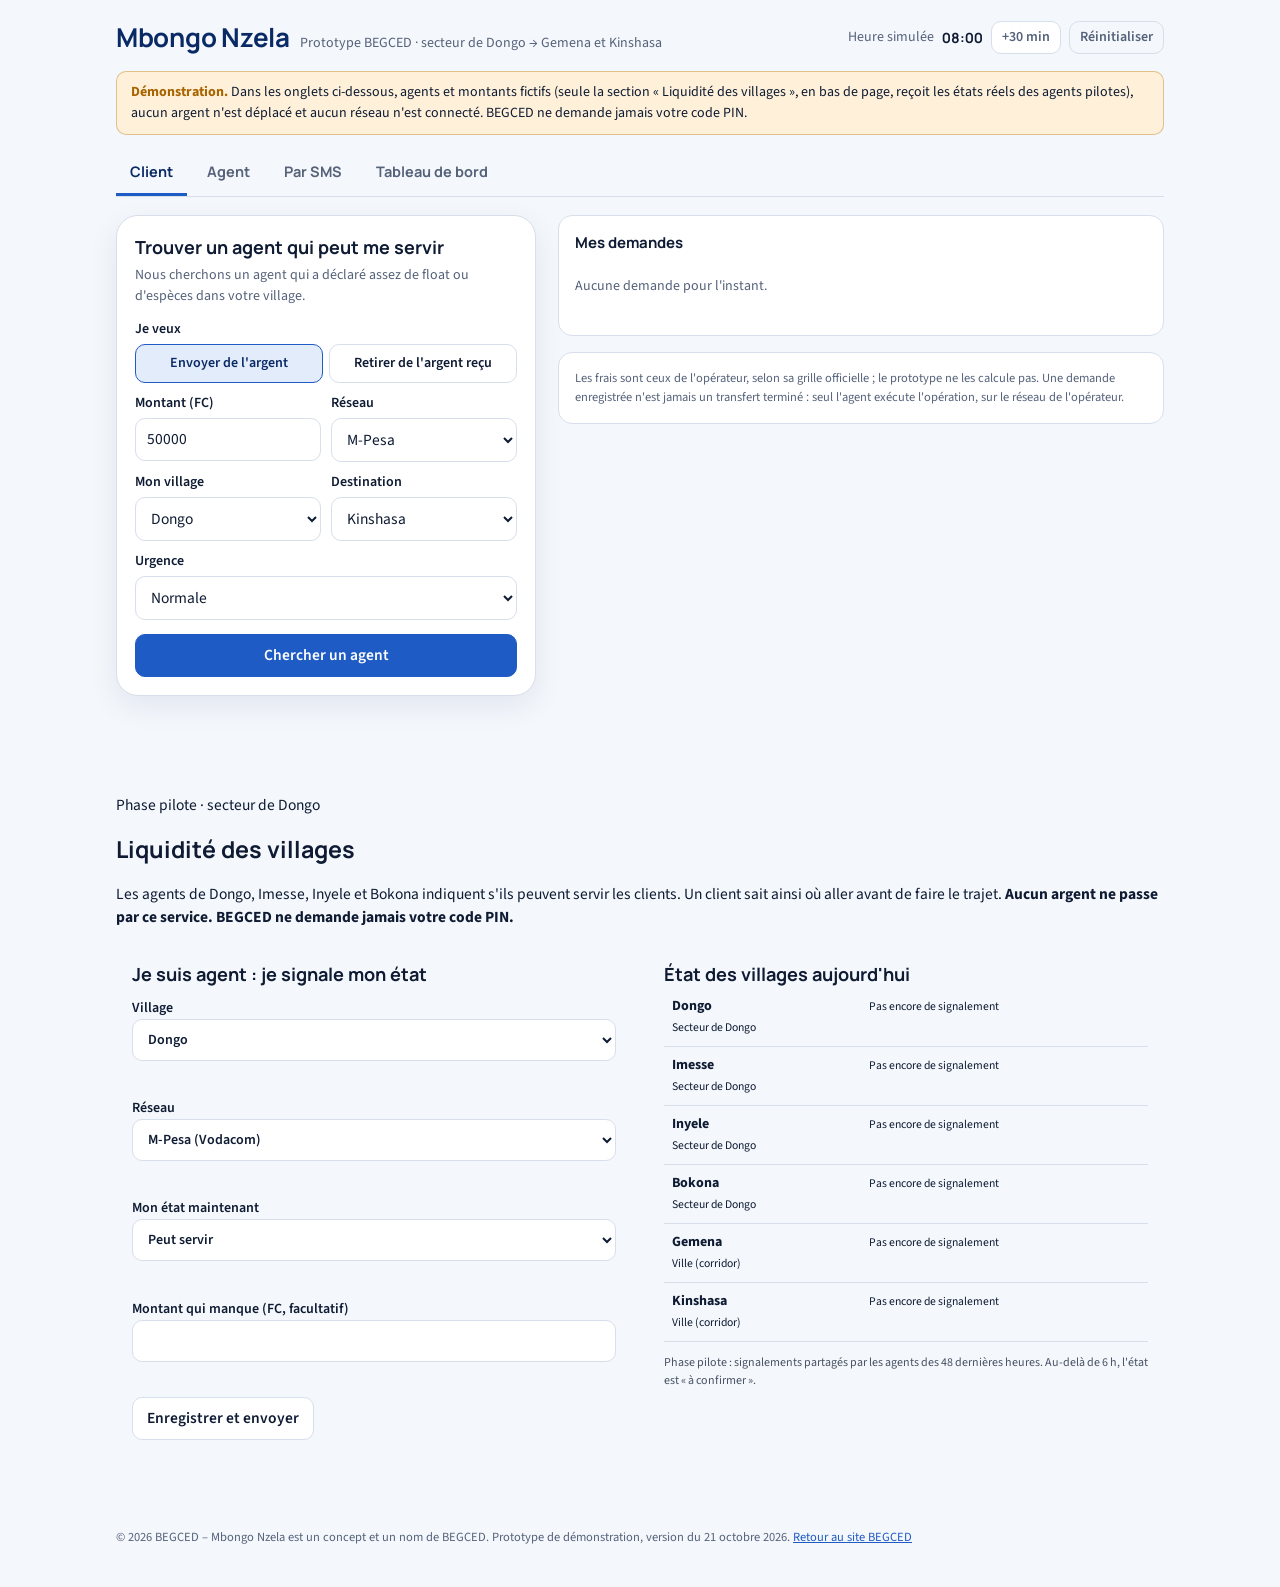
<file: overrides/mbongo-nzela.html>
<!doctype html>
<html lang="fr">
<head>
<meta charset="utf-8">
<meta name="viewport" content="width=device-width, initial-scale=1, viewport-fit=cover">
<title>Mbongo Nzela – prototype | BEGCED</title>
<meta name="description" content="Prototype de démonstration Mbongo Nzela de BEGCED : coordination des liquidités de monnaie mobile, secteur de Dongo (Sud-Ubangi). Données fictives.">
<meta name="theme-color" content="#0A2A66">
<link rel="icon" type="image/png" sizes="32x32" href="assets/img/logo/favicon-32.png">
</head>
<body>
<link rel="preconnect" href="https://fonts.googleapis.com">
<link rel="preconnect" href="https://fonts.gstatic.com" crossorigin>
<link rel="stylesheet" href="https://fonts.googleapis.com/css2?family=Manrope:wght@600;700;800&family=Source+Sans+3:wght@400;600;700&display=swap">
<style>
/* Layout: barre d'en-tête BEGCED, onglets par rôle, écran « téléphone » pour client/agent/SMS, tableau de bord large. */
:root{
  --bg:#F4F7FB; --surface:#FFFFFF; --surface-2:#EEF3FA; --line:#D7DFEA;
  --ink:#0E1B33; --muted:#55627A; --navy:#0A2A66; --accent:#1F5BC4; --accent-soft:#E3ECFB;
  --green:#2E8A22; --green-soft:#E6F4E1; --amber:#A86400; --amber-soft:#FFF1D9; --red:#B3261E; --red-soft:#FDE7E5;
  --gray-soft:#EEF0F3; --on-accent:#FFFFFF;
  --f-head:"Manrope","Segoe UI",system-ui,sans-serif; --f-body:"Source Sans 3","Segoe UI",system-ui,sans-serif;
}
@media (prefers-color-scheme:dark){:root:not([data-theme="light"]){
  --bg:#0B1220; --surface:#121B2E; --surface-2:#18233A; --line:#2A3752;
  --ink:#E8EEF8; --muted:#A5B1C6; --navy:#9DBBF2; --accent:#7EA8F0; --accent-soft:#1C2C4C;
  --green:#7CCB6A; --green-soft:#17301A; --amber:#F2B45A; --amber-soft:#3A2A10; --red:#F28B82; --red-soft:#3D1A18;
  --gray-soft:#1D2638; --on-accent:#0B1220; color-scheme:dark}}
:root[data-theme="dark"]{
  --bg:#0B1220; --surface:#121B2E; --surface-2:#18233A; --line:#2A3752;
  --ink:#E8EEF8; --muted:#A5B1C6; --navy:#9DBBF2; --accent:#7EA8F0; --accent-soft:#1C2C4C;
  --green:#7CCB6A; --green-soft:#17301A; --amber:#F2B45A; --amber-soft:#3A2A10; --red:#F28B82; --red-soft:#3D1A18;
  --gray-soft:#1D2638; --on-accent:#0B1220; color-scheme:dark}
*{box-sizing:border-box}
body{background:var(--bg);color:var(--ink);font-family:var(--f-body);font-size:15.5px;line-height:1.5;margin:0}
.wrap{max-width:1080px;margin:0 auto;padding-left:max(16px,env(safe-area-inset-left,0px));padding-right:max(16px,env(safe-area-inset-right,0px));padding-block:18px 40px}
h1,h2,h3{font-family:var(--f-head);margin:0;text-wrap:balance}
button,input,select{font:inherit;color:inherit}
:focus-visible{outline:3px solid var(--accent);outline-offset:2px;border-radius:6px}
.top{display:flex;flex-wrap:wrap;gap:12px 20px;align-items:center;justify-content:space-between}
.brand{display:flex;align-items:baseline;gap:10px;flex-wrap:wrap}
.brand h1{font-size:26px;color:var(--navy);letter-spacing:-.01em}
.brand span{color:var(--muted);font-size:14px}
.clock{display:flex;align-items:center;gap:8px;font-size:14px;color:var(--muted)}
.clock b{font-family:var(--f-head);color:var(--ink);font-variant-numeric:tabular-nums}
.notice{margin:14px 0 16px;padding:10px 14px;border-radius:10px;background:var(--amber-soft);color:var(--ink);border:1px solid color-mix(in srgb,var(--amber) 35%,transparent);font-size:14px}
.notice strong{color:var(--amber)}
.tabs{display:flex;gap:6px;flex-wrap:wrap;border-bottom:1px solid var(--line);margin-bottom:18px}
.tab{border:0;background:none;padding:10px 14px;font-family:var(--f-head);font-weight:700;font-size:14.5px;color:var(--muted);border-bottom:3px solid transparent;cursor:pointer}
.tab[aria-selected="true"]{color:var(--navy);border-bottom-color:var(--accent)}
.btn{display:inline-flex;align-items:center;justify-content:center;gap:6px;border-radius:10px;border:1px solid var(--line);background:var(--surface);padding:9px 14px;font-weight:600;cursor:pointer;min-height:40px}
.btn:hover{border-color:var(--accent)}
.btn.primary{background:var(--accent);border-color:var(--accent);color:var(--on-accent)}
.btn.ghost{background:transparent}
.btn.small{min-height:32px;padding:5px 10px;font-size:14px}
.btn.danger{color:var(--red);border-color:color-mix(in srgb,var(--red) 40%,transparent)}
.grid2{display:grid;grid-template-columns:minmax(0,420px) minmax(0,1fr);gap:22px;align-items:start}
@media(max-width:820px){.grid2{grid-template-columns:1fr}}
.phone{background:var(--surface);border:1px solid var(--line);border-radius:22px;padding:18px;box-shadow:0 10px 30px rgba(10,42,102,.08)}
.phone h2{font-size:18px;margin-bottom:4px}
.sub{color:var(--muted);font-size:14px;margin:0 0 12px}
.side{min-width:0}
.side h3{font-size:15px;margin-bottom:8px}
.panel{background:var(--surface);border:1px solid var(--line);border-radius:14px;padding:16px;margin-bottom:16px}
label{display:block;font-weight:600;font-size:14px;margin:10px 0 4px}
input,select{width:100%;padding:9px 11px;border:1.5px solid var(--line);border-radius:10px;background:var(--surface);min-height:42px}
.row{display:flex;gap:10px}
.row>*{flex:1;min-width:0}
.seg{display:flex;gap:6px;flex-wrap:wrap}
.seg button{flex:1;min-width:0;border:1.5px solid var(--line);background:var(--surface);border-radius:10px;padding:8px 6px;font-weight:600;font-size:14px;cursor:pointer}
.seg button[aria-pressed="true"]{border-color:var(--accent);background:var(--accent-soft);color:var(--navy)}
.agent-card{border:1px solid var(--line);border-radius:12px;padding:12px;margin-top:10px;display:grid;gap:6px}
.agent-card .name{font-family:var(--f-head);font-weight:700}
.meta{display:flex;flex-wrap:wrap;gap:6px 12px;font-size:13.5px;color:var(--muted)}
.pill{display:inline-flex;align-items:center;gap:5px;border-radius:999px;padding:2px 9px;font-size:12.5px;font-weight:700;white-space:nowrap}
.pill.ok{background:var(--green-soft);color:var(--green)}
.pill.low{background:var(--amber-soft);color:var(--amber)}
.pill.none{background:var(--red-soft);color:var(--red)}
.pill.stale{background:var(--gray-soft);color:var(--muted)}
.pill.info{background:var(--accent-soft);color:var(--navy)}
.status-line{display:flex;align-items:center;justify-content:space-between;gap:8px;flex-wrap:wrap}
.ref{font-family:var(--f-head);font-weight:800;letter-spacing:.04em}
.steps{list-style:none;padding:0;margin:8px 0 0;display:grid;gap:4px;font-size:13.5px}
.steps li{display:flex;gap:8px;color:var(--muted)}
.steps li.done{color:var(--ink)}
.steps li::before{content:"";flex:none;width:9px;height:9px;border-radius:50%;margin-top:6px;background:var(--line)}
.steps li.done::before{background:var(--accent)}
.empty{color:var(--muted);font-size:14px;padding:8px 0}
table{width:100%;border-collapse:collapse;font-size:14px}
th,td{text-align:left;padding:8px;border-bottom:1px solid var(--line);vertical-align:top}
th{font-family:var(--f-head);font-size:12.5px;text-transform:uppercase;letter-spacing:.05em;color:var(--muted)}
.tablewrap{overflow-x:auto}
.kpis{display:grid;grid-template-columns:repeat(4,minmax(0,1fr));gap:12px;margin-bottom:16px}
@media(max-width:700px){.kpis{grid-template-columns:repeat(2,minmax(0,1fr))}}
.kpi{background:var(--surface);border:1px solid var(--line);border-radius:12px;padding:12px}
.kpi b{display:block;font-family:var(--f-head);font-size:24px;font-variant-numeric:tabular-nums}
.kpi span{font-size:13px;color:var(--muted)}
.alert{display:flex;gap:10px;align-items:flex-start;padding:10px 12px;border-radius:10px;background:var(--red-soft);margin-bottom:8px;font-size:14px}
.alert.warn{background:var(--amber-soft)}
.alert b{font-family:var(--f-head)}
.sms{background:var(--surface-2);border-radius:14px;padding:12px;height:340px;overflow-y:auto;display:flex;flex-direction:column;gap:8px}
.bubble{max-width:85%;padding:8px 11px;border-radius:14px;font-size:14px;white-space:pre-line}
.bubble.me{align-self:flex-end;background:var(--accent);color:var(--on-accent);border-bottom-right-radius:4px}
.bubble.sys{align-self:flex-start;background:var(--surface);border:1px solid var(--line);border-bottom-left-radius:4px}
.codes{font-family:ui-monospace,Menlo,Consolas,monospace;font-size:13px}
.decl{display:grid;grid-template-columns:110px minmax(0,1fr);gap:8px;align-items:center;padding:8px 0;border-bottom:1px solid var(--line)}
.decl:last-child{border-bottom:0}
.decl .net{font-weight:700}
.tiny{font-size:12.5px;color:var(--muted)}
.hr{height:1px;background:var(--line);margin:12px 0}
.toast{position:fixed;left:50%;transform:translateX(-50%);bottom:calc(16px + env(safe-area-inset-bottom,0px));background:var(--navy);color:var(--bg);padding:10px 16px;border-radius:10px;font-weight:600;font-size:14px;max-width:calc(100% - 32px)}
@media (prefers-reduced-motion:no-preference){.btn,.tab,.seg button{transition:background .15s,border-color .15s,color .15s}}
</style>

<div class="wrap">
  <header class="top">
    <div class="brand"><h1>Mbongo Nzela</h1><span>Prototype BEGCED · secteur de Dongo → Gemena et Kinshasa</span></div>
    <div class="clock">Heure simulée <b id="clock">08:00</b>
      <button class="btn small" id="plus30" type="button">+30 min</button>
      <button class="btn small ghost" id="reset" type="button">Réinitialiser</button></div>
  </header>
  <p class="notice"><strong>Démonstration.</strong> Dans les onglets ci-dessous, agents et montants fictifs (seule la section « Liquidité des villages », en bas de page, reçoit les états réels des agents pilotes), aucun argent n'est déplacé et aucun réseau n'est connecté. BEGCED ne demande jamais votre code PIN.</p>

  <nav class="tabs" role="tablist" aria-label="Rôles">
    <button class="tab" role="tab" id="t-client" aria-selected="true" aria-controls="v-client">Client</button>
    <button class="tab" role="tab" id="t-agent" aria-selected="false" aria-controls="v-agent">Agent</button>
    <button class="tab" role="tab" id="t-sms" aria-selected="false" aria-controls="v-sms">Par SMS</button>
    <button class="tab" role="tab" id="t-dash" aria-selected="false" aria-controls="v-dash">Tableau de bord</button>
  </nav>

  <!-- CLIENT -->
  <section id="v-client" role="tabpanel" aria-labelledby="t-client">
    <div class="grid2">
      <div class="phone">
        <h2>Trouver un agent qui peut me servir</h2>
        <p class="sub">Nous cherchons un agent qui a déclaré assez de float ou d'espèces dans votre village.</p>
        <form id="req-form">
          <label>Je veux</label>
          <div class="seg" id="op-seg">
            <button type="button" data-op="envoi" aria-pressed="true">Envoyer de l'argent</button>
            <button type="button" data-op="retrait" aria-pressed="false">Retirer de l'argent reçu</button>
          </div>
          <div class="row">
            <div><label for="amount">Montant (FC)</label><input id="amount" type="number" min="1000" step="500" value="50000" inputmode="numeric"></div>
            <div><label for="network">Réseau</label><select id="network"></select></div>
          </div>
          <div class="row">
            <div><label for="village">Mon village</label><select id="village"></select></div>
            <div id="dest-wrap"><label for="dest">Destination</label><select id="dest"><option>Kinshasa</option><option>Gemena</option></select></div>
          </div>
          <label for="urgency">Urgence</label>
          <select id="urgency"><option value="normale">Normale</option><option value="urgente">Urgente</option><option value="medicale">Urgence médicale</option></select>
          <div style="margin-top:14px"><button class="btn primary" type="submit" style="width:100%">Chercher un agent</button></div>
        </form>
        <div id="results"></div>
      </div>
      <div class="side">
        <div class="panel">
          <h3>Mes demandes</h3>
          <div id="my-requests"><p class="empty">Aucune demande pour l'instant.</p></div>
        </div>
        <div class="panel tiny">
          Les frais sont ceux de l'opérateur, selon sa grille officielle ; le prototype ne les calcule pas. Une demande enregistrée n'est jamais un transfert terminé : seul l'agent exécute l'opération, sur le réseau de l'opérateur.
        </div>
      </div>
    </div>
  </section>

  <!-- AGENT -->
  <section id="v-agent" role="tabpanel" aria-labelledby="t-agent" hidden>
    <div class="grid2">
      <div class="phone">
        <label for="agent-pick" style="margin-top:0">Je suis l'agent</label>
        <select id="agent-pick"></select>
        <div class="hr"></div>
        <h2>Mes disponibilités</h2>
        <p class="sub">Indiquez une tranche, pas un montant exact. Une déclaration devient « à confirmer » après 2 h et disparaît après 4 h.</p>
        <div id="agent-decl"></div>
      </div>
      <div class="side">
        <div class="panel">
          <h3>Clients orientés vers moi</h3>
          <div id="agent-requests"></div>
        </div>
        <div class="panel" id="agent-stats"></div>
      </div>
    </div>
  </section>

  <!-- SMS -->
  <section id="v-sms" role="tabpanel" aria-labelledby="t-sms" hidden>
    <div class="grid2">
      <div class="phone">
        <h2>Simulateur SMS</h2>
        <p class="sub">Pour les téléphones simples. Écrivez un message comme si vous l'envoyiez au numéro du service.</p>
        <label for="sms-as" style="margin-top:0">J'écris en tant que</label>
        <select id="sms-as"></select>
        <div class="sms" id="sms-log" aria-live="polite" style="margin-top:10px"></div>
        <form id="sms-form" class="row" style="margin-top:10px">
          <input id="sms-input" autocomplete="off" placeholder="Ex. : FLOAT MPESA OK" aria-label="Message SMS">
          <button class="btn primary" type="submit" style="flex:0 0 auto">Envoyer</button>
        </form>
      </div>
      <div class="side">
        <div class="panel">
          <h3>Messages compris par le service</h3>
          <table class="codes">
            <tr><th>Message</th><th>Effet</th></tr>
            <tr><td>FLOAT MPESA OK</td><td>Agent : float M-Pesa supérieur à 200 000 FC</td></tr>
            <tr><td>FLOAT AIRTEL BAS</td><td>Agent : float Airtel inférieur à 50 000 FC</td></tr>
            <tr><td>FLOAT ORANGE ZERO</td><td>Agent : plus de float Orange</td></tr>
            <tr><td>CASH OK · CASH BAS · CASH ZERO</td><td>Agent : niveau d'espèces</td></tr>
            <tr><td>ENVOI 50000 MPESA</td><td>Client : chercher un agent pour envoyer</td></tr>
            <tr><td>RETRAIT 30000 AIRTEL</td><td>Client : chercher un agent pour retirer</td></tr>
            <tr><td>AIDE</td><td>Liste des commandes</td></tr>
          </table>
          <p class="tiny">Réseaux : MPESA, AIRTEL, ORANGE, AFRI. Le village est celui du numéro enregistré.</p>
        </div>
      </div>
    </div>
  </section>

  <!-- DASHBOARD -->
  <section id="v-dash" role="tabpanel" aria-labelledby="t-dash" hidden>
    <div class="kpis" id="kpis"></div>
    <div class="panel"><h3 style="margin-bottom:10px">Alertes de rupture</h3><div id="alerts"></div></div>
    <div class="panel">
      <h3 style="margin-bottom:10px">Disponibilités déclarées par village</h3>
      <div class="tablewrap"><table id="board"></table></div>
      <p class="tiny" style="margin-top:8px">Float = monnaie électronique de l'agent. Fiabilité = part des orientations confirmées comme exécutées.</p>
    </div>
  </section>
</div>
<div id="mn-liquidite"></div>
<footer class="wrap tiny" style="padding-top:0">© 2026 BEGCED – Mbongo Nzela est un concept et un nom de BEGCED. Prototype de démonstration, version du 21 octobre 2026. <a href='/' style='color:var(--accent)'>Retour au site BEGCED</a></footer>
<div class="toast" id="toast" hidden></div>

<script>
(function(){
"use strict";
const NETS={MPESA:"M-Pesa",AIRTEL:"Airtel Money",ORANGE:"Orange Money",AFRI:"Afrimoney"};
const VILLAGES=["Dongo","Imesse","Inyele","Bokona"];
const BANDS=[{k:0,t:"Aucun"},{k:1,t:"< 50 000 FC",max:50000},{k:2,t:"50 000 – 200 000 FC",max:200000},{k:3,t:"> 200 000 FC",max:Infinity}];
const FRESH=120, EXPIRE=240;
let S;

function seed(){
  // Données fictives de démonstration
  return {now:8*60, seq:1,
    agents:[
      {id:"A01",name:"Point Marché Dongo",village:"Dongo",phone:"+243 8xx xxx 101",ok:11,ko:1,
        d:{MPESA:{f:3,c:2,t:450},AIRTEL:{f:1,c:2,t:450}}},
      {id:"A02",name:"Point Port Dongo",village:"Dongo",phone:"+243 8xx xxx 102",ok:7,ko:1,
        d:{ORANGE:{f:2,c:1,t:430},MPESA:{f:1,c:1,t:300}}},
      {id:"A03",name:"Point Imesse Centre",village:"Imesse",phone:"+243 8xx xxx 103",ok:6,ko:2,
        d:{MPESA:{f:0,c:3,t:460},AIRTEL:{f:0,c:3,t:460}}},
      {id:"A04",name:"Point Inyele Carrefour",village:"Inyele",phone:"+243 8xx xxx 104",ok:9,ko:0,
        d:{AIRTEL:{f:2,c:2,t:440},MPESA:{f:1,c:2,t:440}}},
      {id:"A05",name:"Point Bokona Église",village:"Bokona",phone:"+243 8xx xxx 105",ok:4,ko:1,
        d:{MPESA:{f:2,c:1,t:330}}},
      {id:"A06",name:"Point Bokona École",village:"Bokona",phone:"+243 8xx xxx 106",ok:3,ko:3,
        d:{AFRI:{f:0,c:1,t:455},ORANGE:{f:1,c:1,t:455}}}
    ].map(a=>{Object.values(a.d).forEach(x=>x.t=x.t);return a;}),
    requests:[], alertsAck:{}, sms:[], smsAs:"A01"};
}
// t = minutes depuis minuit (08:00 = 480). Valeurs initiales relatives à 08:00.
function initTimes(st){st.agents.forEach(a=>Object.values(a.d).forEach(x=>{x.t=x.t+ (480-480);}));return st;}

const $=s=>document.querySelector(s), esc=s=>String(s).replace(/[&<>"]/g,c=>({"&":"&amp;","<":"&lt;",">":"&gt;",'"':"&quot;"}[c]));
const hhmm=m=>{m=((m%1440)+1440)%1440;return String(Math.floor(m/60)).padStart(2,"0")+":"+String(m%60).padStart(2,"0");};
const fc=n=>Number(n).toLocaleString("fr-FR")+" FC";
const age=t=>S.now-t;
const ageTxt=t=>{const a=age(t);return a<1?"à l'instant":a<60?`il y a ${a} min`:`il y a ${Math.floor(a/60)} h ${String(a%60).padStart(2,"0")}`;};
const freshness=t=>age(t)<FRESH?"fresh":age(t)<EXPIRE?"stale":"expired";
const rel=a=>{const n=a.ok+a.ko;return n?Math.round(100*a.ok/n):null;};
const bandOk=(band,amount)=>band>0 && amount<= (band===1?50000:band===2?200000:Infinity) && !(band===1 && amount>50000);
// Une tranche « < 50 000 » ne permet que les montants < 50 000 ; une tranche « 50 000 – 200 000 » ne garantit que jusqu'à 50 000 au minimum : on reste prudent.
const canServe=(band,amount)=>band===3?true:band===2?amount<=50000:band===1?amount<=10000:false;

function toast(t){const el=$("#toast");el.textContent=t;el.hidden=false;clearTimeout(toast.h);toast.h=setTimeout(()=>el.hidden=true,2600);}
function pill(cls,t){return `<span class="pill ${cls}">${esc(t)}</span>`;}
function levelPill(band,t){const f=freshness(t);if(f==="expired")return pill("stale","Expiré");const base=band===0?pill("none","Rupture"):band===1?pill("low","Bas"):pill("ok",band===2?"Moyen":"Élevé");return f==="stale"?base+" "+pill("stale","À confirmer"):base;}

/* ---------- Tabs ---------- */
const TABS=["client","agent","sms","dash"];
function showTab(k){TABS.forEach(x=>{$("#t-"+x).setAttribute("aria-selected",String(x===k));$("#v-"+x).hidden=x!==k;});render();}
TABS.forEach(k=>$("#t-"+k).addEventListener("click",()=>showTab(k)));

/* ---------- Client ---------- */
let op="envoi";
$("#op-seg").addEventListener("click",e=>{const b=e.target.closest("button");if(!b)return;op=b.dataset.op;
  [...$("#op-seg").children].forEach(x=>x.setAttribute("aria-pressed",String(x===b)));$("#dest-wrap").hidden=op!=="envoi";});
function fillSelects(){
  $("#network").innerHTML=Object.entries(NETS).map(([k,v])=>`<option value="${k}">${v}</option>`).join("");
  $("#village").innerHTML=VILLAGES.map(v=>`<option>${v}</option>`).join("");
  $("#agent-pick").innerHTML=S.agents.map(a=>`<option value="${a.id}">${esc(a.name)} (${a.village})</option>`).join("");
  $("#sms-as").innerHTML=S.agents.map(a=>`<option value="${a.id}">Agent ${esc(a.name)}</option>`).join("")+VILLAGES.map(v=>`<option value="C:${v}">Client à ${v}</option>`).join("");
  $("#sms-as").value=S.smsAs;
}
function candidates(village,net,kind,amount){
  return S.agents.filter(a=>a.village===village&&a.d[net]).map(a=>({a,x:a.d[net]}))
    .filter(({x})=>freshness(x.t)!=="expired" && canServe(kind==="envoi"?x.f:x.c,amount))
    .sort((p,q)=>(freshness(p.x.t)==="fresh"?0:1)-(freshness(q.x.t)==="fresh"?0:1)||(rel(q.a)||0)-(rel(p.a)||0)).slice(0,2);
}
function alternatives(village,net,kind,amount){
  const alts=[];
  Object.keys(NETS).filter(n=>n!==net).forEach(n=>{if(candidates(village,n,kind,amount).length)alts.push(`un agent ${NETS[n]} à ${village}`);});
  VILLAGES.filter(v=>v!==village).forEach(v=>{if(candidates(v,net,kind,amount).length)alts.push(`un agent ${NETS[net]} à ${v}`);});
  return alts;
}
function newRequest(o){const r={id:"MBZ-"+String(1000+S.seq++),...o,created:S.now,status:"registered",log:[{s:"registered",t:S.now}],agent:null};S.requests.unshift(r);return r;}
function setStatus(r,s,extra){r.status=s;r.log.push({s,t:S.now,...(extra||{})});}
const ST={registered:"Demande enregistrée",waiting:"En attente de liquidité",available:"Agent disponible – à confirmer",oriented:"Orientée",done:"Exécutée (confirmée)",failed:"Échouée",cancelled:"Annulée",claim:"En réclamation"};
const STC={registered:"info",waiting:"low",available:"ok",oriented:"info",done:"ok",failed:"none",cancelled:"stale",claim:"low"};

$("#req-form").addEventListener("submit",e=>{
  e.preventDefault();
  const amount=Number($("#amount").value);
  if(!amount||amount<1000){toast("Indiquez un montant d'au moins 1 000 FC.");$("#amount").focus();return;}
  const r=newRequest({kind:op,amount,net:$("#network").value,village:$("#village").value,dest:op==="envoi"?$("#dest").value:null,urgency:$("#urgency").value,channel:"web"});
  showResults(r);render();
});
function showResults(r){
  const c=candidates(r.village,r.net,r.kind,r.amount);
  const what=r.kind==="envoi"?`envoyer ${fc(r.amount)} vers ${r.dest}`:`retirer ${fc(r.amount)}`;
  let h=`<div class="hr"></div><div class="status-line"><span class="ref">${r.id}</span>${pill("info",ST.registered)}</div><p class="sub" style="margin-top:6px">Pour ${what} sur ${NETS[r.net]} à ${r.village} :</p>`;
  if(c.length){
    h+=c.map(({a,x})=>`<div class="agent-card"><div class="name">${esc(a.name)}</div>
      <div class="meta"><span>${r.kind==="envoi"?"Float":"Espèces"} : ${levelPill(r.kind==="envoi"?x.f:x.c,x.t)}</span><span>Déclaré ${ageTxt(x.t)}</span><span>Fiabilité ${rel(a)??"–"} %</span></div>
      <button class="btn small primary" data-pick="${a.id}" data-req="${r.id}" type="button">Aller chez cet agent</button></div>`).join("");
  } else {
    setStatus(r,"waiting");
    const alts=alternatives(r.village,r.net,r.kind,r.amount);
    h=h.replace(pill("info",ST.registered),pill("low",ST.waiting));
    h+=`<div class="alert warn"><div><b>Aucun agent n'a déclaré assez de ${r.kind==="envoi"?"float":"liquidités"} ${NETS[r.net]} à ${r.village}.</b><br>
      Votre demande est en attente : vous serez prévenu dès qu'un agent déclare du ${r.kind==="envoi"?"float":"cash"}. Nous ne pouvons pas garantir de délai.
      ${alts.length?`<br>Possible dès maintenant : ${alts.slice(0,3).map(esc).join(" ; ")}.`:""}</div></div>
      <p class="tiny">Le distributeur a été alerté de la rupture.</p>`;
  }
  $("#results").innerHTML=h;
}
$("#results").addEventListener("click",e=>{const b=e.target.closest("[data-pick]");if(!b)return;
  const r=S.requests.find(x=>x.id===b.dataset.req);r.agent=b.dataset.pick;setStatus(r,"oriented",{agent:r.agent});
  const a=S.agents.find(x=>x.id===r.agent);
  $("#results").innerHTML=`<div class="hr"></div><div class="status-line"><span class="ref">${r.id}</span>${pill("info",ST.oriented)}</div>
   <p style="margin:8px 0 0">Présentez le code <b class="ref">${r.id}</b> à <b>${esc(a.name)}</b> (${a.village}).<br><span class="tiny">L'agent exécute l'opération sur ${NETS[r.net]}. Vous seul saisissez votre code PIN, sur votre téléphone.</span></p>`;
  render();toast("Orientation envoyée à l'agent.");});

function stepsFor(r){
  const order=["registered","oriented","done"];
  const seen=new Set(r.log.map(l=>l.s));
  let h=order.map(s=>`<li class="${seen.has(s)?"done":""}">${ST[s]}${seen.has(s)?` · ${hhmm(r.log.find(l=>l.s===s).t)}`:""}</li>`).join("");
  ["waiting","available","failed","cancelled","claim"].forEach(s=>{if(seen.has(s))h+=`<li class="done">${ST[s]} · ${hhmm(r.log.filter(l=>l.s===s).at(-1).t)}</li>`;});
  return `<ul class="steps">${h}</ul>`;
}
function renderMyRequests(){
  const el=$("#my-requests");const mine=S.requests.filter(r=>r.channel!=="sms-agent");
  if(!mine.length){el.innerHTML='<p class="empty">Aucune demande pour l\'instant.</p>';return;}
  el.innerHTML=mine.map(r=>{const a=r.agent&&S.agents.find(x=>x.id===r.agent);
    const act=r.status==="available"?`<button class="btn small primary" data-retry="${r.id}" type="button">Voir l'agent disponible</button>`:
      (["registered","waiting","oriented"].includes(r.status)?`<button class="btn small ghost" data-cancel="${r.id}" type="button">Annuler</button>`:"")+
      (["done","failed"].includes(r.status)?`<button class="btn small ghost" data-claim="${r.id}" type="button">Signaler un problème</button>`:"");
    return `<div class="agent-card"><div class="status-line"><span class="ref">${r.id}</span>${pill(STC[r.status],ST[r.status])}</div>
      <div class="meta"><span>${r.kind==="envoi"?"Envoi vers "+r.dest:"Retrait"}</span><span>${fc(r.amount)}</span><span>${NETS[r.net]}</span><span>${r.village}</span>${r.urgency!=="normale"?`<span>${r.urgency==="medicale"?"Urgence médicale":"Urgent"}</span>`:""}${a?`<span>${esc(a.name)}</span>`:""}</div>
      ${stepsFor(r)}${r.opRef?`<div class="tiny">Réf. opérateur : ${esc(r.opRef)}</div>`:""}<div class="row" style="flex-wrap:wrap">${act}</div></div>`;}).join("");
}
$("#my-requests").addEventListener("click",e=>{
  const id=(e.target.closest("[data-retry],[data-cancel],[data-claim]")||{}).dataset;if(!id)return;
  const r=S.requests.find(x=>x.id===(id.retry||id.cancel||id.claim));
  if(id.cancel){setStatus(r,"cancelled");toast("Demande annulée.");}
  if(id.claim){setStatus(r,"claim");toast("Réclamation enregistrée. Réponse sous 48 h.");}
  if(id.retry){showTab("client");showResults(r);}
  render();});

/* ---------- Agent ---------- */
function currentAgent(){return S.agents.find(a=>a.id===$("#agent-pick").value)||S.agents[0];}
$("#agent-pick").addEventListener("change",render);
function declare(a,net,field,band){
  if(!a.d[net])a.d[net]={f:0,c:0,t:S.now};
  a.d[net][field]=band;a.d[net].t=S.now;
  // Prévenir les clients en attente
  S.requests.filter(r=>r.status==="waiting"&&r.village===a.village&&r.net===net&&canServe(r.kind==="envoi"?a.d[net].f:a.d[net].c,r.amount))
    .forEach(r=>setStatus(r,"available",{agent:a.id}));
}
function renderAgent(){
  const a=currentAgent();
  $("#agent-decl").innerHTML=Object.keys(NETS).map(n=>{const x=a.d[n];
    const seg=(field)=>`<div class="seg" role="group" aria-label="${field==="f"?"Float":"Espèces"} ${NETS[n]}">${BANDS.map(b=>`<button type="button" data-net="${n}" data-field="${field}" data-band="${b.k}" aria-pressed="${x&&x[field]===b.k&&freshness(x.t)!=="expired"}">${b.t}</button>`).join("")}</div>`;
    return `<div class="decl"><div><div class="net">${NETS[n]}</div><div class="tiny">${x?ageTxt(x.t):"jamais déclaré"}</div></div>
      <div style="min-width:0"><div class="tiny">Float</div>${seg("f")}<div class="tiny" style="margin-top:6px">Espèces</div>${seg("c")}</div></div>`;}).join("");
  const reqs=S.requests.filter(r=>r.agent===a.id&&r.status==="oriented");
  $("#agent-requests").innerHTML=reqs.length?reqs.map(r=>`<div class="agent-card"><div class="status-line"><span class="ref">${r.id}</span>${pill("info",r.kind==="envoi"?"Envoi vers "+r.dest:"Retrait")}</div>
    <div class="meta"><span>${fc(r.amount)}</span><span>${NETS[r.net]}</span><span>orienté à ${hhmm(r.log.at(-1).t)}</span></div>
    <label for="opref-${r.id}" class="tiny" style="font-weight:600">Référence de transaction de l'opérateur</label>
    <input id="opref-${r.id}" placeholder="Ex. : RX7K2P9" autocomplete="off">
    <div class="row" style="flex-wrap:wrap;margin-top:6px"><button class="btn small primary" type="button" data-done="${r.id}">Opération exécutée</button>
    <button class="btn small danger" type="button" data-fail="${r.id}">Je n'avais pas assez</button></div></div>`).join(""):'<p class="empty">Aucun client orienté vers vous pour le moment.</p>';
  $("#agent-stats").innerHTML=`<h3>Ma fiabilité : ${rel(a)??"–"} %</h3><p class="tiny" style="margin:6px 0 0">${a.ok} orientations confirmées, ${a.ko} refus signalés. Un agent qui déclare souvent du float inexistant est averti, puis retiré de la carte.</p><p class="tiny">Rappel : ne communiquez jamais votre code PIN ni celui d'un client. BEGCED ne vous le demandera jamais.</p>`;
}
$("#agent-decl").addEventListener("click",e=>{const b=e.target.closest("[data-band]");if(!b)return;
  declare(currentAgent(),b.dataset.net,b.dataset.field,Number(b.dataset.band));render();toast("Disponibilité mise à jour à "+hhmm(S.now)+".");});
$("#agent-requests").addEventListener("click",e=>{const b=e.target.closest("[data-done],[data-fail]");if(!b)return;
  const a=currentAgent();
  if(b.dataset.done){const r=S.requests.find(x=>x.id===b.dataset.done);const v=($("#opref-"+r.id).value||"").trim();
    if(v.length<4){toast("Saisissez la référence de l'opérateur (4 caractères au moins).");$("#opref-"+r.id).focus();return;}
    r.opRef=v;setStatus(r,"done");a.ok++;
    const x=a.d[r.net];if(x){x.t=S.now;}
    toast("Opération confirmée. Le client est prévenu.");}
  else{const r=S.requests.find(x=>x.id===b.dataset.fail);setStatus(r,"failed");a.ko++;
    const x=a.d[r.net];if(x){if(r.kind==="envoi")x.f=0;else x.c=0;x.t=S.now;}
    toast("Refus enregistré. Votre déclaration est passée en rupture.");}
  render();});

/* ---------- SMS ---------- */
$("#sms-as").addEventListener("change",e=>{S.smsAs=e.target.value;renderSms();});
function smsReply(from,txt){
  const w=txt.trim().toUpperCase().split(/\s+/);const lvl={OK:3,BAS:1,ZERO:0};
  if(!w[0])return "Message vide. Envoyez AIDE.";
  if(w[0]==="AIDE")return from.startsWith("C:")?"ENVOI <montant> <réseau>\nRETRAIT <montant> <réseau>\nRéseaux : MPESA AIRTEL ORANGE AFRI":"FLOAT <réseau> OK|BAS|ZERO\nCASH OK|BAS|ZERO\nRéseaux : MPESA AIRTEL ORANGE AFRI";
  if(!from.startsWith("C:")){
    const a=S.agents.find(x=>x.id===from);
    if(w[0]==="FLOAT"&&NETS[w[1]]&&w[2] in lvl){declare(a,w[1],"f",lvl[w[2]]);return `Merci. Float ${NETS[w[1]]} : ${BANDS[lvl[w[2]]].t} (${hhmm(S.now)}). Valable 2 h.`;}
    if(w[0]==="CASH"&&w[1] in lvl){Object.keys(a.d).forEach(n=>declare(a,n,"c",lvl[w[1]]));return `Merci. Espèces : ${BANDS[lvl[w[1]]].t} (${hhmm(S.now)}).`;}
    return "Commande non reconnue. Envoyez AIDE.";
  }
  const village=from.slice(2);
  if((w[0]==="ENVOI"||w[0]==="RETRAIT")&&Number(w[1])>=1000&&NETS[w[2]]){
    const kind=w[0]==="ENVOI"?"envoi":"retrait",amount=Number(w[1]);
    const r=newRequest({kind,amount,net:w[2],village,dest:kind==="envoi"?"Kinshasa":null,urgency:"normale",channel:"sms"});
    const c=candidates(village,w[2],kind,amount);
    if(c.length){r.agent=c[0].a.id;setStatus(r,"oriented",{agent:r.agent});return `${r.id} : allez chez ${c[0].a.name} (${village}). Déclaré ${ageTxt(c[0].x.t)}. Ne donnez jamais votre PIN.`;}
    setStatus(r,"waiting");return `${r.id} : aucun agent ${NETS[w[2]]} disponible à ${village} pour l'instant. Nous vous préviendrons par SMS. Délai non garanti.`;
  }
  return "Commande non reconnue. Envoyez AIDE.";
}
$("#sms-form").addEventListener("submit",e=>{e.preventDefault();const v=$("#sms-input").value;if(!v.trim())return;
  S.sms.push({from:S.smsAs,me:true,t:v});S.sms.push({from:S.smsAs,me:false,t:smsReply(S.smsAs,v)});$("#sms-input").value="";render();});
function renderSms(){const log=S.sms.filter(m=>m.from===S.smsAs);
  $("#sms-log").innerHTML=log.length?log.map(m=>`<div class="bubble ${m.me?"me":"sys"}">${esc(m.t)}</div>`).join(""):'<div class="bubble sys">Bienvenue sur Mbongo Nzela. Envoyez AIDE pour la liste des commandes.</div>';
  $("#sms-log").scrollTop=1e6;}

/* ---------- Dashboard ---------- */
function renderDash(){
  const rq=S.requests, oriented=rq.filter(r=>r.log.some(l=>l.s==="oriented")), done=rq.filter(r=>r.status==="done"), failed=rq.filter(r=>r.status==="failed");
  const decls=S.agents.flatMap(a=>Object.values(a.d)), fresh=decls.filter(x=>freshness(x.t)==="fresh").length;
  const closed=done.length+failed.length;
  $("#kpis").innerHTML=[
    [rq.length,"demandes reçues"],
    [closed?Math.round(100*done.length/closed)+" %":"–","orientations réussies"],
    [rq.filter(r=>r.status==="waiting").length,"en attente de liquidité"],
    [decls.length?Math.round(100*fresh/decls.length)+" %":"–","déclarations de moins de 2 h"]
  ].map(([v,l])=>`<div class="kpi"><b>${v}</b><span>${l}</span></div>`).join("");
  // Alertes : villages × réseau où aucun agent n'a de float frais
  const al=[];
  VILLAGES.forEach(v=>Object.keys(NETS).forEach(n=>{
    const ag=S.agents.filter(a=>a.village===v&&a.d[n]);if(!ag.length)return;
    const any=ag.some(a=>a.d[n].f>0&&freshness(a.d[n].t)!=="expired");
    const waiting=rq.filter(r=>r.status==="waiting"&&r.village===v&&r.net===n).length;
    if(!any)al.push({v,n,waiting,crit:true});
    else if(ag.every(a=>a.d[n].f<=1||freshness(a.d[n].t)==="expired"))al.push({v,n,waiting,crit:false});
  }));
  $("#alerts").innerHTML=al.length?al.map(x=>`<div class="alert ${x.crit?"":"warn"}"><div><b>${x.crit?"Rupture":"Float bas"} ${NETS[x.n]} à ${x.v}</b><br><span class="tiny">${x.waiting?`${x.waiting} demande(s) en attente. `:""}Alerte transmise au distributeur partenaire (simulation).</span></div></div>`).join(""):'<p class="empty">Aucune rupture signalée.</p>';
  const rows=S.agents.map(a=>`<tr><td><b>${esc(a.name)}</b><div class="tiny">${a.village}</div></td>${Object.keys(NETS).map(n=>{const x=a.d[n];return `<td>${x?`<div>Float ${levelPill(x.f,x.t)}</div><div style="margin-top:4px">Cash ${levelPill(x.c,x.t)}</div><div class="tiny">${ageTxt(x.t)}</div>`:'<span class="tiny">–</span>'}</td>`;}).join("")}<td>${rel(a)??"–"} %</td></tr>`).join("");
  $("#board").innerHTML=`<thead><tr><th>Agent</th>${Object.values(NETS).map(n=>`<th>${n}</th>`).join("")}<th>Fiabilité</th></tr></thead><tbody>${rows}</tbody>`;
}

/* ---------- Clock & render ---------- */
$("#plus30").addEventListener("click",()=>{S.now+=30;render();toast("Il est "+hhmm(S.now)+". Les anciennes déclarations vieillissent.");});
$("#reset").addEventListener("click",()=>{S=initTimes(seed());fillSelects();$("#results").innerHTML="";render();toast("Démonstration réinitialisée.");});
function render(){$("#clock").textContent=hhmm(S.now);renderMyRequests();renderAgent();renderSms();renderDash();}

S=initTimes(seed());fillSelects();render();
})();
</script>

<script src="assets/js/mbongo-liquidite.js"></script>
</body>
</html>
</file>
